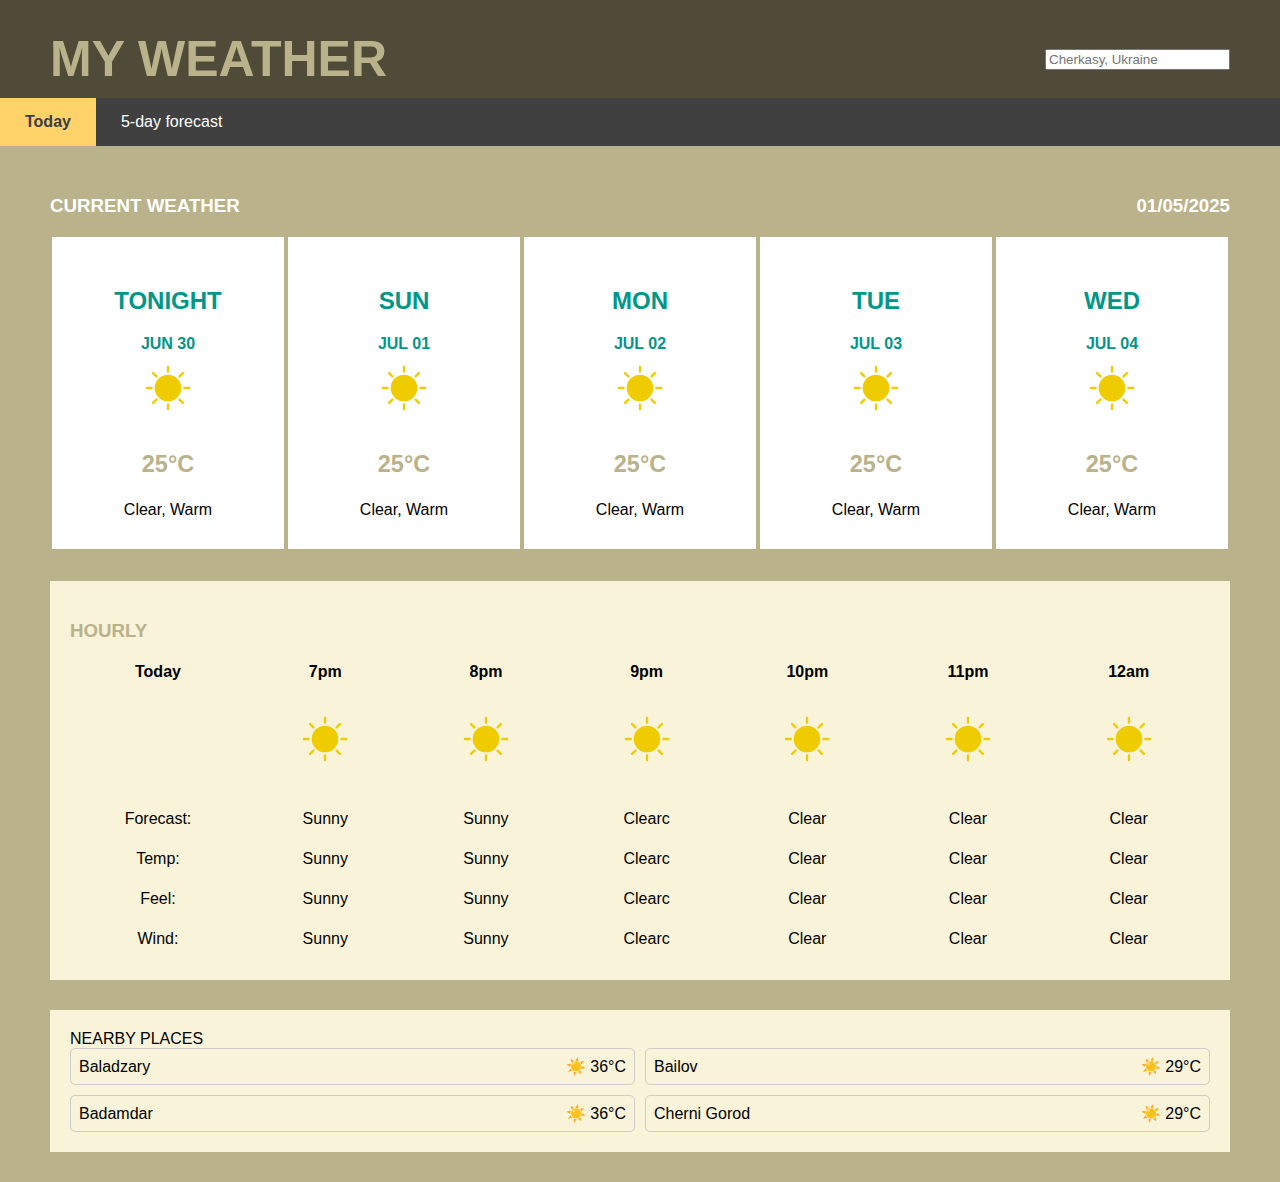
<file: index.html>
<!DOCTYPE html>
<html lang="en">
<head>
    <meta charset="UTF-8">
    <meta name="viewport" content="width=device-width, initial-scale=1.0">
    <title>Document</title>
    <link rel="stylesheet" href="style.css">
</head>
<body>
    
    <header>
        <div class="header-top">
            <h1>my weather</h1>
            <input type="text" placeholder="Cherkasy, Ukraine">
        </div>

        <nav>
            <ul>
                <li><a href="index copy.html" class="active">Today</a></li>
                <li><a href="index.html">5-day forecast</a></li>
            </ul>
        </nav>
    </header>

    <main>

        <div class="block2">
            <div class="block-header">
                <h3 class="heareee">Current weather</h3>
                <h3 class="heareee">01/05/2025</h3>
            </div>

            <div class="forecast-container">
                <div class="forecast">
                    <div class="day">
                        <h2>TONIGHT</h2>JUN 30
                    </div>
                    <img src="2682848_day_forecast_sun_sunny_weather_icon.svg" alt="">
                    <div class="tempp">
                        <h3>25°C</h3>
                    </div>
                    <div>
                        Clear, Warm
                    </div>
                </div>
                <div class="forecast">
                    <div class="day">
                        <h2>SUN</h2>JUL 01
                    </div>
                    <img src="2682848_day_forecast_sun_sunny_weather_icon.svg" alt="">
                    <div class="tempp">
                        <h3>25°C</h3>
                    </div>
                    <div>
                        Clear, Warm
                    </div>
                </div>
                <div class="forecast">
                    <div class="day">
                        <h2>MON</h2>JUL 02
                    </div>
                    <img src="2682848_day_forecast_sun_sunny_weather_icon.svg" alt="">
                    <div class="tempp">
                        <h3>25°C</h3>
                    </div>
                    <div>
                        Clear, Warm
                    </div>
                </div>
                <div class="forecast">
                    <div class="day">
                        <h2>TUE</h2>JUL 03
                    </div>
                    <img src="2682848_day_forecast_sun_sunny_weather_icon.svg" alt="">
                    <div class="tempp">
                        <h3>25°C</h3>
                    </div>
                    <div>
                        Clear, Warm
                    </div>
                </div>
                
                <div class="forecast">
                    <div class="day">
                        <h2>WED</h2>JUL 04
                    </div>
                    <img src="2682848_day_forecast_sun_sunny_weather_icon.svg" alt="">
                    <div class="tempp">
                        <h3>25°C</h3>
                    </div>
                    <div>Clear, Warm
                    </div>
                </div>
            </div>
        </div>

        <div class="block">
            <div class="dlock-header">
                <h3>Hourly</h3>
            </div>
            <table> 
                <thead> 
                    <tr> 
                        <th>Today</th> 
                        <th>7pm</th> 
                        <th>8pm</th> 
                        <th>9pm</th> 
                        <th>10pm</th> 
                        <th>11pm</th> 
                        <th>12am</th> 
                    </tr> 
                    <tr> 
                        <td></td> 
                        <td><img src="2682848_day_forecast_sun_sunny_weather_icon.svg"></td> 
                        <td><img src="2682848_day_forecast_sun_sunny_weather_icon.svg"></td> 
                        <td><img src="2682848_day_forecast_sun_sunny_weather_icon.svg"></td> 
                        <td><img src="2682848_day_forecast_sun_sunny_weather_icon.svg"></td> 
                        <td><img src="2682848_day_forecast_sun_sunny_weather_icon.svg"></td> 
                        <td><img src="2682848_day_forecast_sun_sunny_weather_icon.svg"></td> 
                    </tr> 
                </thead> 
                <tbody> 
                    <tr> 
                        <td>Forecast:</td> 
                        <td>Sunny </td> 
                        <td>Sunny</td> 
                        <td>Clearc</td> 
                        <td>Clear</td> 
                        <td>Clear</td> 
                        <td>Clear</td> 
                    </tr>
                    <tr> 
                        <td>Temp:</td> 
                        <td>Sunny </td> 
                        <td>Sunny</td> 
                        <td>Clearc</td> 
                        <td>Clear</td> 
                        <td>Clear</td> 
                        <td>Clear</td> 
                    </tr>
                    <tr> 
                        <td>Feel:</td> 
                        <td>Sunny </td> 
                        <td>Sunny</td> 
                        <td>Clearc</td> 
                        <td>Clear</td> 
                        <td>Clear</td> 
                        <td>Clear</td> 
                    </tr>
                    <tr> 
                        <td>Wind:</td> 
                        <td>Sunny </td> 
                        <td>Sunny</td> 
                        <td>Clearc</td> 
                        <td>Clear</td> 
                        <td>Clear</td> 
                        <td>Clear</td> 
                    </tr>
                </tbody> 
            </table>
        </div>
        

        <div class="block">
            <div class="weather-container">
                <div class="header">NEARBY PLACES</div>
                <div class="weather-grid">
                    <div class="weather-box">
                    <span>Baladzary</span>
                    <span>☀️ 36°C</span>
                    </div>
                    <div class="weather-box">
                    <span>Bailov</span>
                    <span>☀️ 29°C</span>
                    </div>
                    <div class="weather-box">
                    <span>Badamdar</span>
                    <span>☀️ 36°C</span>
                    </div>
                    <div class="weather-box">
                    <span>Cherni Gorod</span>
                    <span>☀️ 29°C</span>
                    </div>
                </div>
            </div>
        </div>
    </main>



    <script>
        document.querySelectorAll("nav ul a").forEach(link => {
        link.onclick = function () {
            document.querySelectorAll("nav ul a").forEach(l => l.classList.remove("active"));
            this.classList.add("active");
        };
        });
    </script>

</body>
</html>
</file>
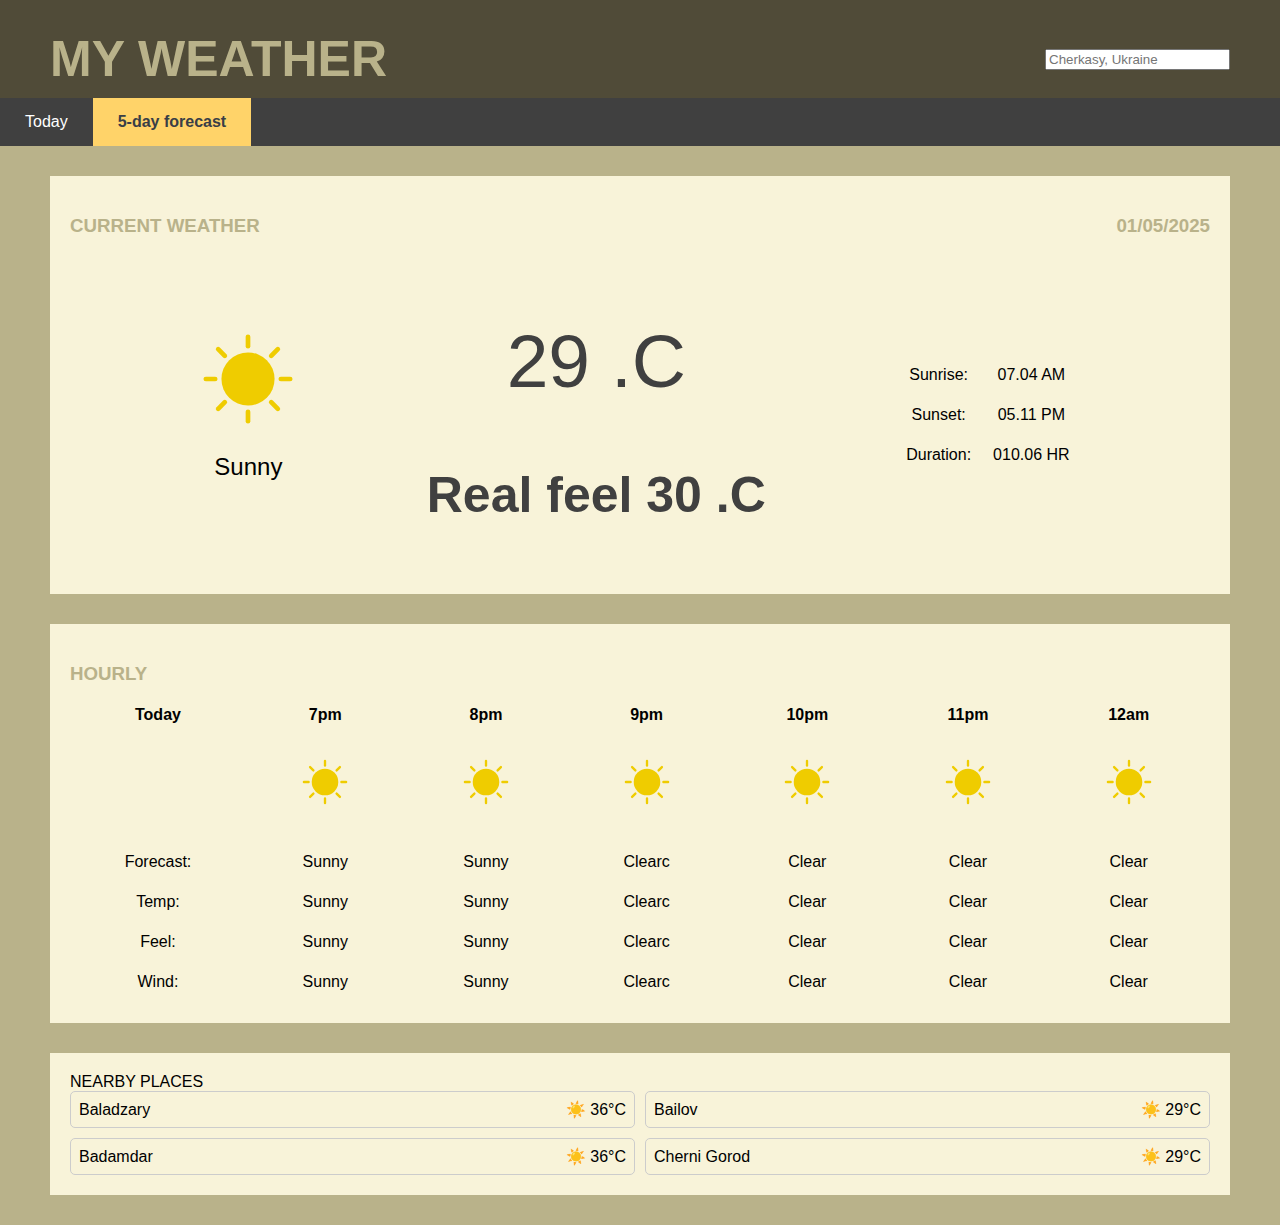
<file: index copy.html>
<!DOCTYPE html>
<html lang="en">
<head>
    <meta charset="UTF-8">
    <meta name="viewport" content="width=device-width, initial-scale=1.0">
    <title>Document</title>
    <link rel="stylesheet" href="style.css">
</head>
<body>
    
    <header>
        <div class="header-top">
            <h1>my weather</h1>
            <input type="text" placeholder="Cherkasy, Ukraine">
        </div>

        <nav>
            <ul>
                <li><a href="index copy.html">Today</a></li>
                <li><a href="index.html" class="active">5-day forecast</a></li>
            </ul>
        </nav>
    </header>

    <main>

        <div class="block">
            <div class="block-header">
                <h3>Current weather</h3>
                <h3>01/05/2025</h3>
            </div>

            <div class="block-content">
                <div class="icon">
                    <img src="2682848_day_forecast_sun_sunny_weather_icon.svg">
                    <h2>Sunny</h2>
                </div>
                <div class="temp">
                    <h2>29 .C</h2>
                    <p>Real feel 30 .C</p>
                </div>
                <div class="hours">
                    <table>
                        <tr>
                            <td>Sunrise:</td>
                            <td>07.04 AM</td>
                        </tr>
                        <tr>
                            <td>Sunset:</td>
                            <td>05.11 PM</td>
                        </tr>
                        <tr>
                            <td>Duration:</td>
                            <td>010.06 HR</td>
                        </tr>
                    </table>
                </div>
            </div>
            </div>
        </div>

        <div class="block">
            <div class="dlock-header">
                <h3>Hourly</h3>
            </div>
            <table> 
                <thead> 
                    <tr> 
                        <th>Today</th> 
                        <th>7pm</th> 
                        <th>8pm</th> 
                        <th>9pm</th> 
                        <th>10pm</th> 
                        <th>11pm</th> 
                        <th>12am</th> 
                    </tr> 
                    <tr> 
                        <td></td> 
                        <td><img src="2682848_day_forecast_sun_sunny_weather_icon.svg"></td> 
                        <td><img src="2682848_day_forecast_sun_sunny_weather_icon.svg"></td> 
                        <td><img src="2682848_day_forecast_sun_sunny_weather_icon.svg"></td> 
                        <td><img src="2682848_day_forecast_sun_sunny_weather_icon.svg"></td> 
                        <td><img src="2682848_day_forecast_sun_sunny_weather_icon.svg"></td> 
                        <td><img src="2682848_day_forecast_sun_sunny_weather_icon.svg"></td> 
                    </tr> 
                </thead> 
                <tbody> 
                    <tr> 
                        <td>Forecast:</td> 
                        <td>Sunny </td> 
                        <td>Sunny</td> 
                        <td>Clearc</td> 
                        <td>Clear</td> 
                        <td>Clear</td> 
                        <td>Clear</td> 
                    </tr>
                    <tr> 
                        <td>Temp:</td> 
                        <td>Sunny </td> 
                        <td>Sunny</td> 
                        <td>Clearc</td> 
                        <td>Clear</td> 
                        <td>Clear</td> 
                        <td>Clear</td> 
                    </tr>
                    <tr> 
                        <td>Feel:</td> 
                        <td>Sunny </td> 
                        <td>Sunny</td> 
                        <td>Clearc</td> 
                        <td>Clear</td> 
                        <td>Clear</td> 
                        <td>Clear</td> 
                    </tr>
                    <tr> 
                        <td>Wind:</td> 
                        <td>Sunny </td> 
                        <td>Sunny</td> 
                        <td>Clearc</td> 
                        <td>Clear</td> 
                        <td>Clear</td> 
                        <td>Clear</td> 
                    </tr>
                </tbody> 
            </table>
        </div>
        

        <div class="block">
            <div class="weather-container">
                <div class="header">NEARBY PLACES</div>
                <div class="weather-grid">
                    <div class="weather-box">
                    <span>Baladzary</span>
                    <span>☀️ 36°C</span>
                    </div>
                    <div class="weather-box">
                    <span>Bailov</span>
                    <span>☀️ 29°C</span>
                    </div>
                    <div class="weather-box">
                    <span>Badamdar</span>
                    <span>☀️ 36°C</span>
                    </div>
                    <div class="weather-box">
                    <span>Cherni Gorod</span>
                    <span>☀️ 29°C</span>
                    </div>
                </div>
            </div>
        </div>
    </main>



    <script>
        document.querySelectorAll("nav ul a").forEach(link => {
        link.onclick = function () {
            document.querySelectorAll("nav ul a").forEach(l => l.classList.remove("active"));
            this.classList.add("active");
        };
        });
    </script>

</body>
</html>
</file>
<file: style.css>
* {
    box-sizing: border-box;
}

body {
    font-family: Arial, Helvetica, sans-serif;
    margin: 0;
    background-color: #B9B28A;
}

.header-top {
    display: flex;
    align-items: center;
    justify-content: space-between;
    padding: 30px 50px 10px 50px;
    background-color: #504B38;
}

.header-top h1 {
    margin: 0;
    color: #B9B28A;
    text-transform: uppercase;
    font-size: 50px;
}

.header-top input[type="search"] {
    padding: 7px;
}

nav ul {
    display: flex;
    list-style: none;
    padding: 0;
    margin: 0;
    background-color: #404040;
}

nav ul a {
    color: #fff;
    padding: 15px 25px;
    text-decoration: none;
    display: block;
    position: relative;
    transition: background-color 0.3s, color 0.3s;
}

nav ul a::after {
    content: "";
    position: absolute;
    bottom: 8px;
    left: 20%;
    width: 60%;
    height: 2px;
    background-color: #FFD369;
    transform: scaleX(0);
    transform-origin: center;
    transition: transform 0.3s ease;
}

nav ul a:hover::after {
    transform: scaleX(1);
}

nav ul a.active {
    background-color: #FFD369;
    color: #393E46;
    font-weight: bold;
    transition: background-color 0.3s, color 0.3s;
}

.block {
    background-color: #F8F3D9;
    margin: 30px 50px;
    padding: 20px;
}

.block-header {
    display: flex;
    align-items: center;
    justify-content: space-between;
}

h3 {
    color: #B9B28A;
    text-transform: uppercase;
}

.icon img {
    width: 100px;
    height: 100px;
}

.block-content {
    display: flex;
    align-items: center;
    justify-content: space-evenly;
}

.block-content h2 {
    text-align: center;
    font-weight: 400;
}

.temp {
    color: #404040;
    font-size: 50px;
}

.block table { 
    width: 100%; 
    text-align: center; 
}

.block table td img { 
    width: 50px; 
    height: 50px; 
    margin: 20px 5px;
}

.block table td {
    padding: 10px;
}

.wather-container {
    width: 300px;
}

.weather-grid {
    display: grid;
    grid-template-columns: 1fr 1fr;
    gap: 10px;
}

.weather-box {
    display: flex;
    justify-content: space-between;
    align-items: center;
    border: 1px solid #ccc;
    padding: 8px;
    border-radius: 5px;
}

.temp {
    font-weight: bold;
}

.forecast-container {
    display: flex;
    padding: 0;
    justify-content: center;
}

.forecast {
    background-color: white;
    padding: 30px;
    width: 350px;
    text-align: center;
    margin: 2px;
    transition: all 0.3s ease;
}

.forecast img {
    padding: 10px;
    width: 70px;
    height: 70px;
}

.day {
    font-weight: bold;
    color: #009688;
}

.tempp {
    font-size: 20px;
    margin: 10px 0;
}

.forecast:hover {
    background-color: #f0f0f0;
    transform: translateY(-10px)
}

.block2 {
    background-color: #00000000;
    margin: 30px 50px;
    padding: 0;
}

.heareee {
    color: white;
}
</file>
